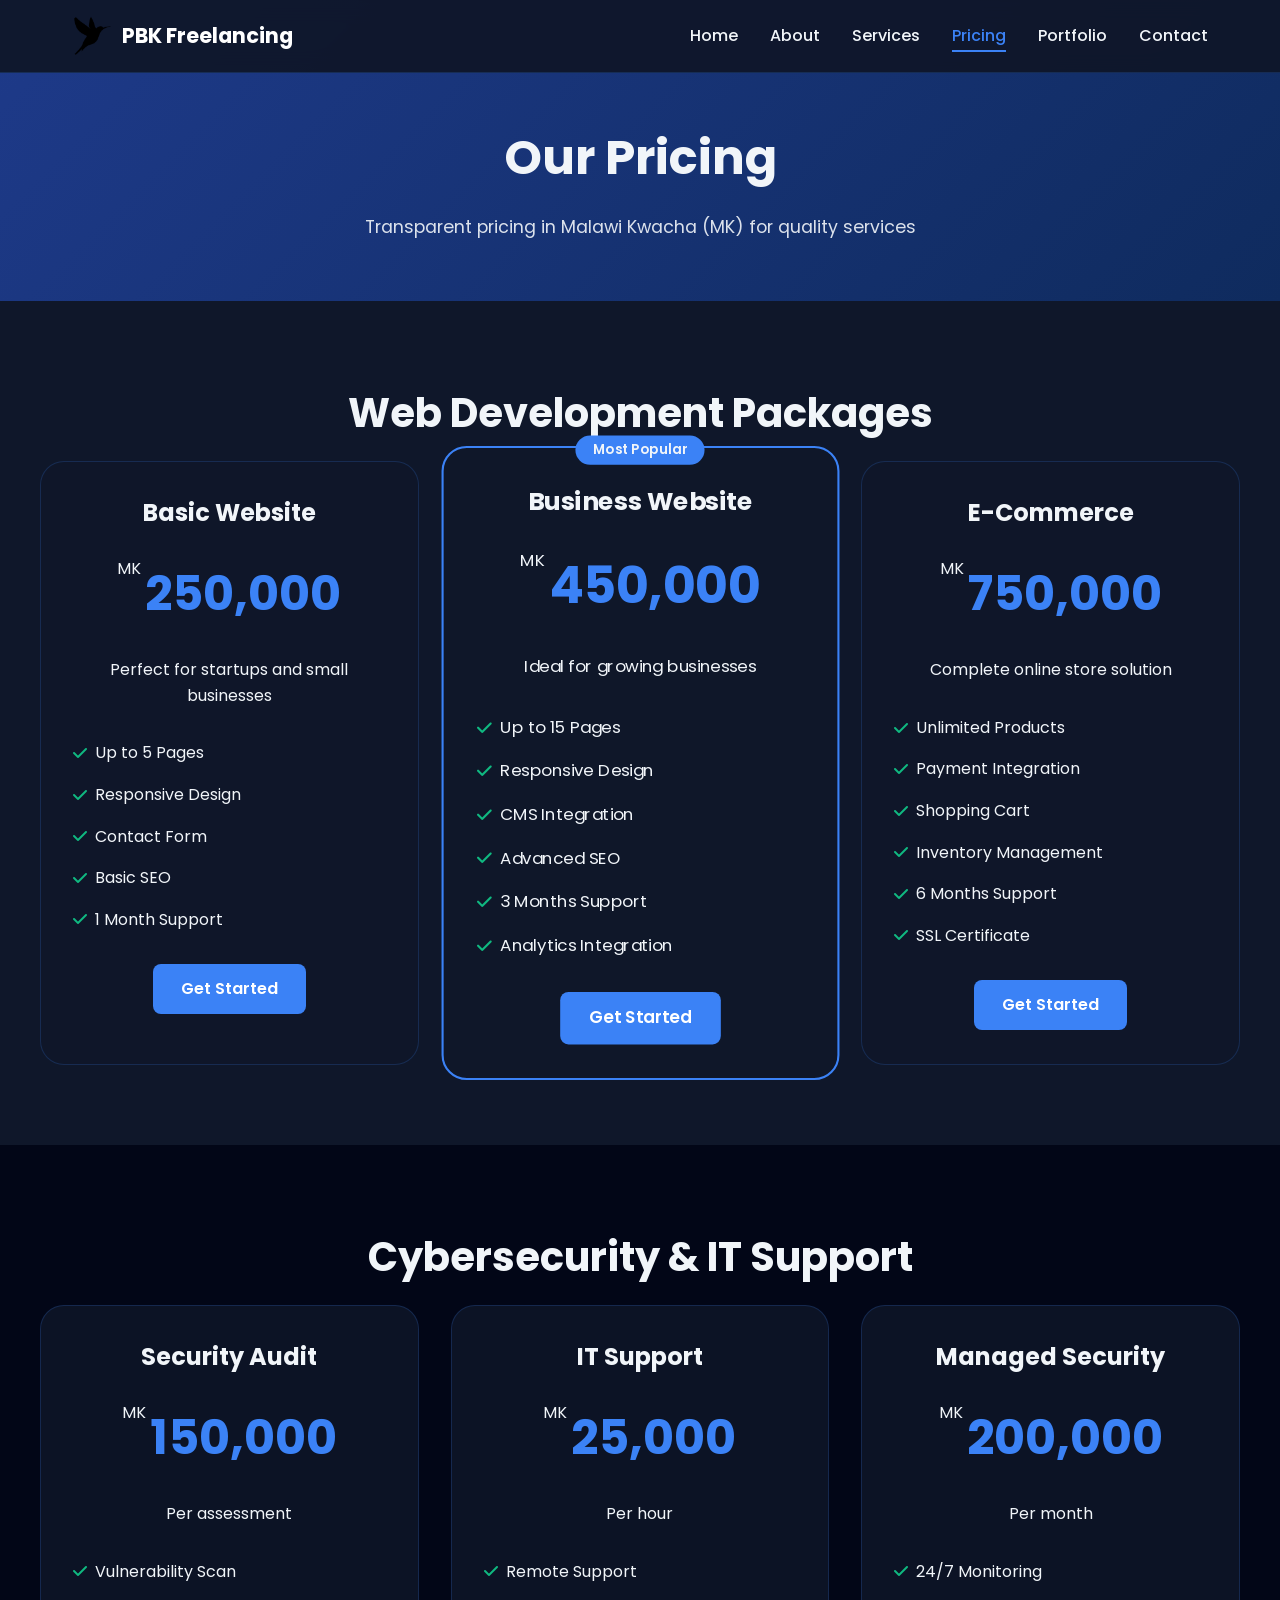
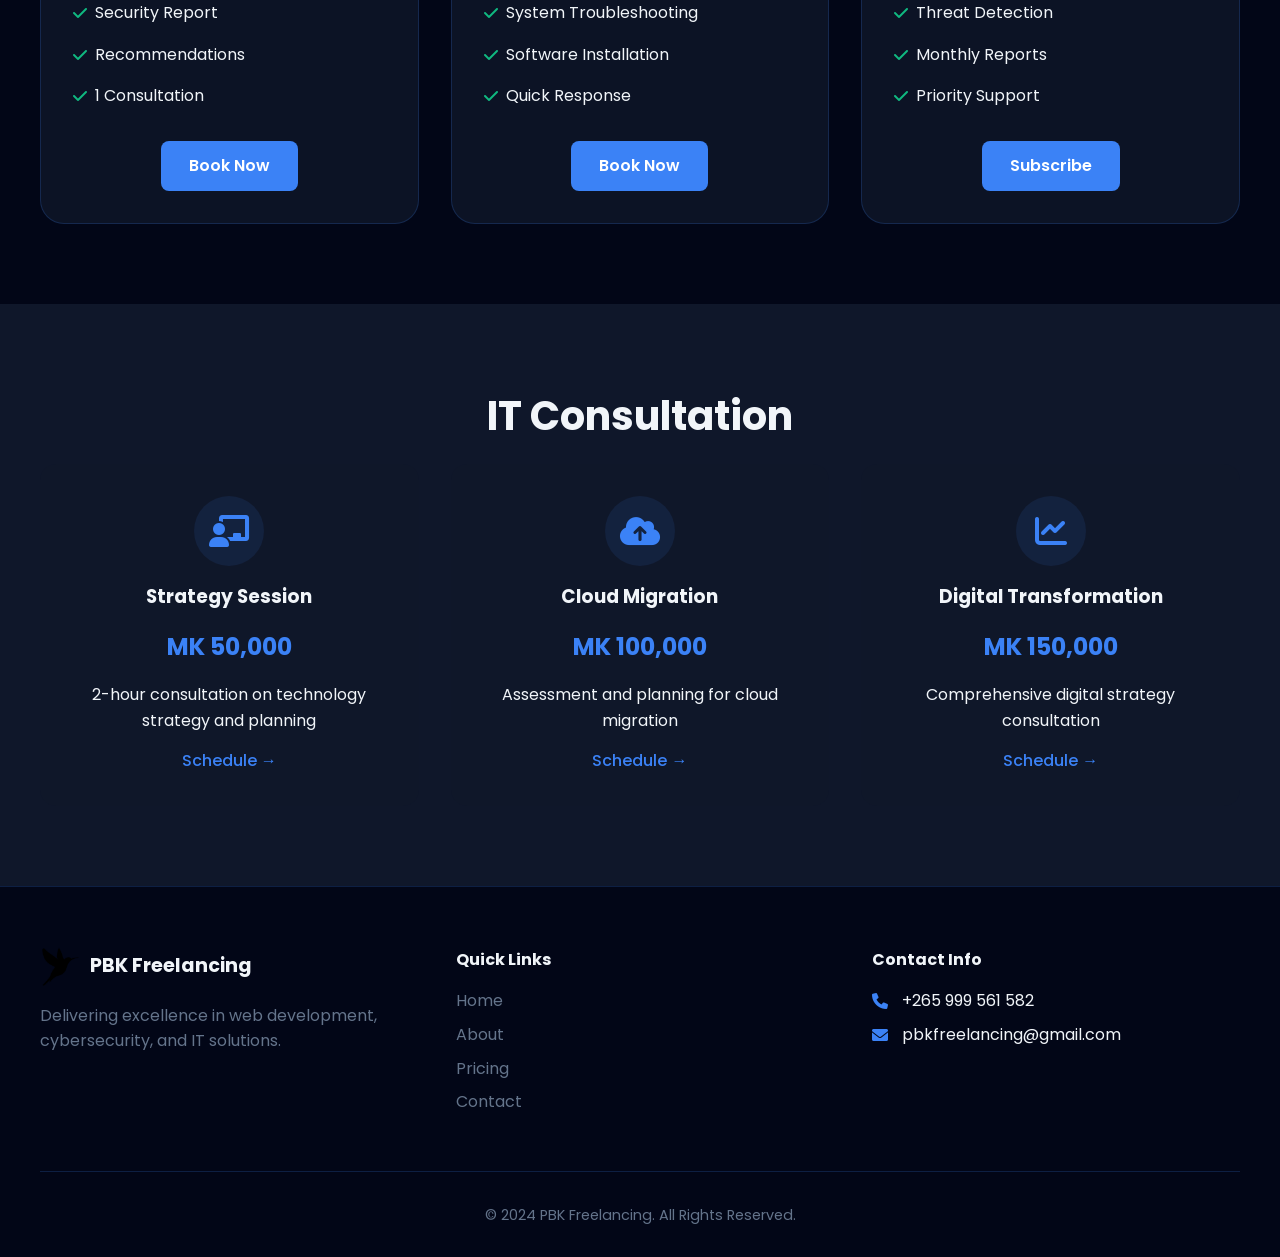
<file: pricing.html>
<!DOCTYPE html>
<html lang="en">
<head>
    <meta charset="UTF-8">
    <meta name="viewport" content="width=device-width, initial-scale=1.0">
    <link rel="shortcut icon" href="images/hummingbird.png" type="image/x-icon">
    <title>Pricing - PBK Freelancing</title>
    <link rel="stylesheet" href="style.css">
    <link href="https://fonts.googleapis.com/css2?family=Poppins:wght@300;400;500;600;700;800&display=swap" rel="stylesheet">
    <link rel="stylesheet" href="https://cdnjs.cloudflare.com/ajax/libs/font-awesome/6.0.0/css/all.min.css">
</head>
<body>

<!-- Navigation -->
<nav class="navbar">
    <div class="nav-container">
        <div class="logo">
            <img src="images/hummingbird.png" alt="PBK Freelancing">
            <span>PBK Freelancing</span>
        </div>
        <button class="mobile-menu-btn" id="mobileMenuBtn">
            <i class="fas fa-bars"></i>
        </button>
        <ul class="nav-links" id="navLinks">
            <li><a href="index.html">Home</a></li>
            <li><a href="about.html">About</a></li>
            <li><a href="services.html">Services</a></li>
            <li><a href="pricing.html" class="active">Pricing</a></li>
            <li><a href="portfolio.html">Portfolio</a></li>
            <li><a href="contact.html">Contact</a></li>
        </ul>
    </div>
</nav>

<!-- Page Hero -->
<section class="page-hero">
    <div class="container">
        <h1>Our Pricing</h1>
        <p>Transparent pricing in Malawi Kwacha (MK) for quality services</p>
    </div>
</section>

<!-- Web Development Pricing -->
<section id="web" class="pricing-section">
    <div class="container">
        <h2 class="section-title">Web Development Packages</h2>
        <div class="pricing-grid">
            <div class="pricing-card">
                <div class="pricing-header">
                    <h3>Basic Website</h3>
                    <div class="price">
                        <span class="currency">MK</span>
                        <span class="amount">250,000</span>
                    </div>
                    <p>Perfect for startups and small businesses</p>
                </div>
                <ul class="pricing-features">
                    <li><i class="fas fa-check"></i> Up to 5 Pages</li>
                    <li><i class="fas fa-check"></i> Responsive Design</li>
                    <li><i class="fas fa-check"></i> Contact Form</li>
                    <li><i class="fas fa-check"></i> Basic SEO</li>
                    <li><i class="fas fa-check"></i> 1 Month Support</li>
                </ul>
                <a href="contact.html" class="btn btn-primary">Get Started</a>
            </div>
            
            <div class="pricing-card featured">
                <div class="popular-tag">Most Popular</div>
                <div class="pricing-header">
                    <h3>Business Website</h3>
                    <div class="price">
                        <span class="currency">MK</span>
                        <span class="amount">450,000</span>
                    </div>
                    <p>Ideal for growing businesses</p>
                </div>
                <ul class="pricing-features">
                    <li><i class="fas fa-check"></i> Up to 15 Pages</li>
                    <li><i class="fas fa-check"></i> Responsive Design</li>
                    <li><i class="fas fa-check"></i> CMS Integration</li>
                    <li><i class="fas fa-check"></i> Advanced SEO</li>
                    <li><i class="fas fa-check"></i> 3 Months Support</li>
                    <li><i class="fas fa-check"></i> Analytics Integration</li>
                </ul>
                <a href="contact.html" class="btn btn-primary">Get Started</a>
            </div>
            
            <div class="pricing-card">
                <div class="pricing-header">
                    <h3>E-Commerce</h3>
                    <div class="price">
                        <span class="currency">MK</span>
                        <span class="amount">750,000</span>
                    </div>
                    <p>Complete online store solution</p>
                </div>
                <ul class="pricing-features">
                    <li><i class="fas fa-check"></i> Unlimited Products</li>
                    <li><i class="fas fa-check"></i> Payment Integration</li>
                    <li><i class="fas fa-check"></i> Shopping Cart</li>
                    <li><i class="fas fa-check"></i> Inventory Management</li>
                    <li><i class="fas fa-check"></i> 6 Months Support</li>
                    <li><i class="fas fa-check"></i> SSL Certificate</li>
                </ul>
                <a href="contact.html" class="btn btn-primary">Get Started</a>
            </div>
        </div>
    </div>
</section>

<!-- Cybersecurity & IT Support -->
<section id="security" class="pricing-section alt-bg">
    <div class="container">
        <h2 class="section-title">Cybersecurity & IT Support</h2>
        <div class="pricing-grid">
            <div class="pricing-card">
                <div class="pricing-header">
                    <h3>Security Audit</h3>
                    <div class="price">
                        <span class="currency">MK</span>
                        <span class="amount">150,000</span>
                    </div>
                    <p>Per assessment</p>
                </div>
                <ul class="pricing-features">
                    <li><i class="fas fa-check"></i> Vulnerability Scan</li>
                    <li><i class="fas fa-check"></i> Security Report</li>
                    <li><i class="fas fa-check"></i> Recommendations</li>
                    <li><i class="fas fa-check"></i> 1 Consultation</li>
                </ul>
                <a href="contact.html" class="btn btn-primary">Book Now</a>
            </div>
            
            <div class="pricing-card">
                <div class="pricing-header">
                    <h3>IT Support</h3>
                    <div class="price">
                        <span class="currency">MK</span>
                        <span class="amount">25,000</span>
                    </div>
                    <p>Per hour</p>
                </div>
                <ul class="pricing-features">
                    <li><i class="fas fa-check"></i> Remote Support</li>
                    <li><i class="fas fa-check"></i> System Troubleshooting</li>
                    <li><i class="fas fa-check"></i> Software Installation</li>
                    <li><i class="fas fa-check"></i> Quick Response</li>
                </ul>
                <a href="contact.html" class="btn btn-primary">Book Now</a>
            </div>
            
            <div class="pricing-card">
                <div class="pricing-header">
                    <h3>Managed Security</h3>
                    <div class="price">
                        <span class="currency">MK</span>
                        <span class="amount">200,000</span>
                    </div>
                    <p>Per month</p>
                </div>
                <ul class="pricing-features">
                    <li><i class="fas fa-check"></i> 24/7 Monitoring</li>
                    <li><i class="fas fa-check"></i> Threat Detection</li>
                    <li><i class="fas fa-check"></i> Monthly Reports</li>
                    <li><i class="fas fa-check"></i> Priority Support</li>
                </ul>
                <a href="contact.html" class="btn btn-primary">Subscribe</a>
            </div>
        </div>
    </div>
</section>

<!-- IT Consultation -->
<section id="consulting" class="pricing-section">
    <div class="container">
        <h2 class="section-title">IT Consultation</h2>
        <div class="consulting-grid">
            <div class="consulting-card">
                <div class="consulting-icon">
                    <i class="fas fa-chalkboard-user"></i>
                </div>
                <h3>Strategy Session</h3>
                <div class="price">MK 50,000</div>
                <p>2-hour consultation on technology strategy and planning</p>
                <a href="contact.html" class="btn-service">Schedule →</a>
            </div>
            
            <div class="consulting-card">
                <div class="consulting-icon">
                    <i class="fas fa-cloud-upload-alt"></i>
                </div>
                <h3>Cloud Migration</h3>
                <div class="price">MK 100,000</div>
                <p>Assessment and planning for cloud migration</p>
                <a href="contact.html" class="btn-service">Schedule →</a>
            </div>
            
            <div class="consulting-card">
                <div class="consulting-icon">
                    <i class="fas fa-chart-line"></i>
                </div>
                <h3>Digital Transformation</h3>
                <div class="price">MK 150,000</div>
                <p>Comprehensive digital strategy consultation</p>
                <a href="contact.html" class="btn-service">Schedule →</a>
            </div>
        </div>
    </div>
</section>

<!-- Footer -->
<footer class="footer">
    <div class="container">
        <div class="footer-grid">
            <div class="footer-about">
                <div class="footer-logo">
                    <img src="images/hummingbird.png" alt="PBK Freelancing">
                    <span>PBK Freelancing</span>
                </div>
                <p>Delivering excellence in web development, cybersecurity, and IT solutions.</p>
            </div>
            <div class="footer-links">
                <h4>Quick Links</h4>
                <ul>
                    <li><a href="index.html">Home</a></li>
                    <li><a href="about.html">About</a></li>
                    <li><a href="pricing.html">Pricing</a></li>
                    <li><a href="contact.html">Contact</a></li>
                </ul>
            </div>
            <div class="footer-contact">
                <h4>Contact Info</h4>
                <p><i class="fas fa-phone"></i> +265 999 561 582</p>
                <p><i class="fas fa-envelope"></i> pbkfreelancing@gmail.com</p>
            </div>
        </div>
        <div class="footer-bottom">
            <p>&copy; 2024 PBK Freelancing. All Rights Reserved.</p>
        </div>
    </div>
</footer>

<script src="script.js"></script>
</body>
</html>
</file>
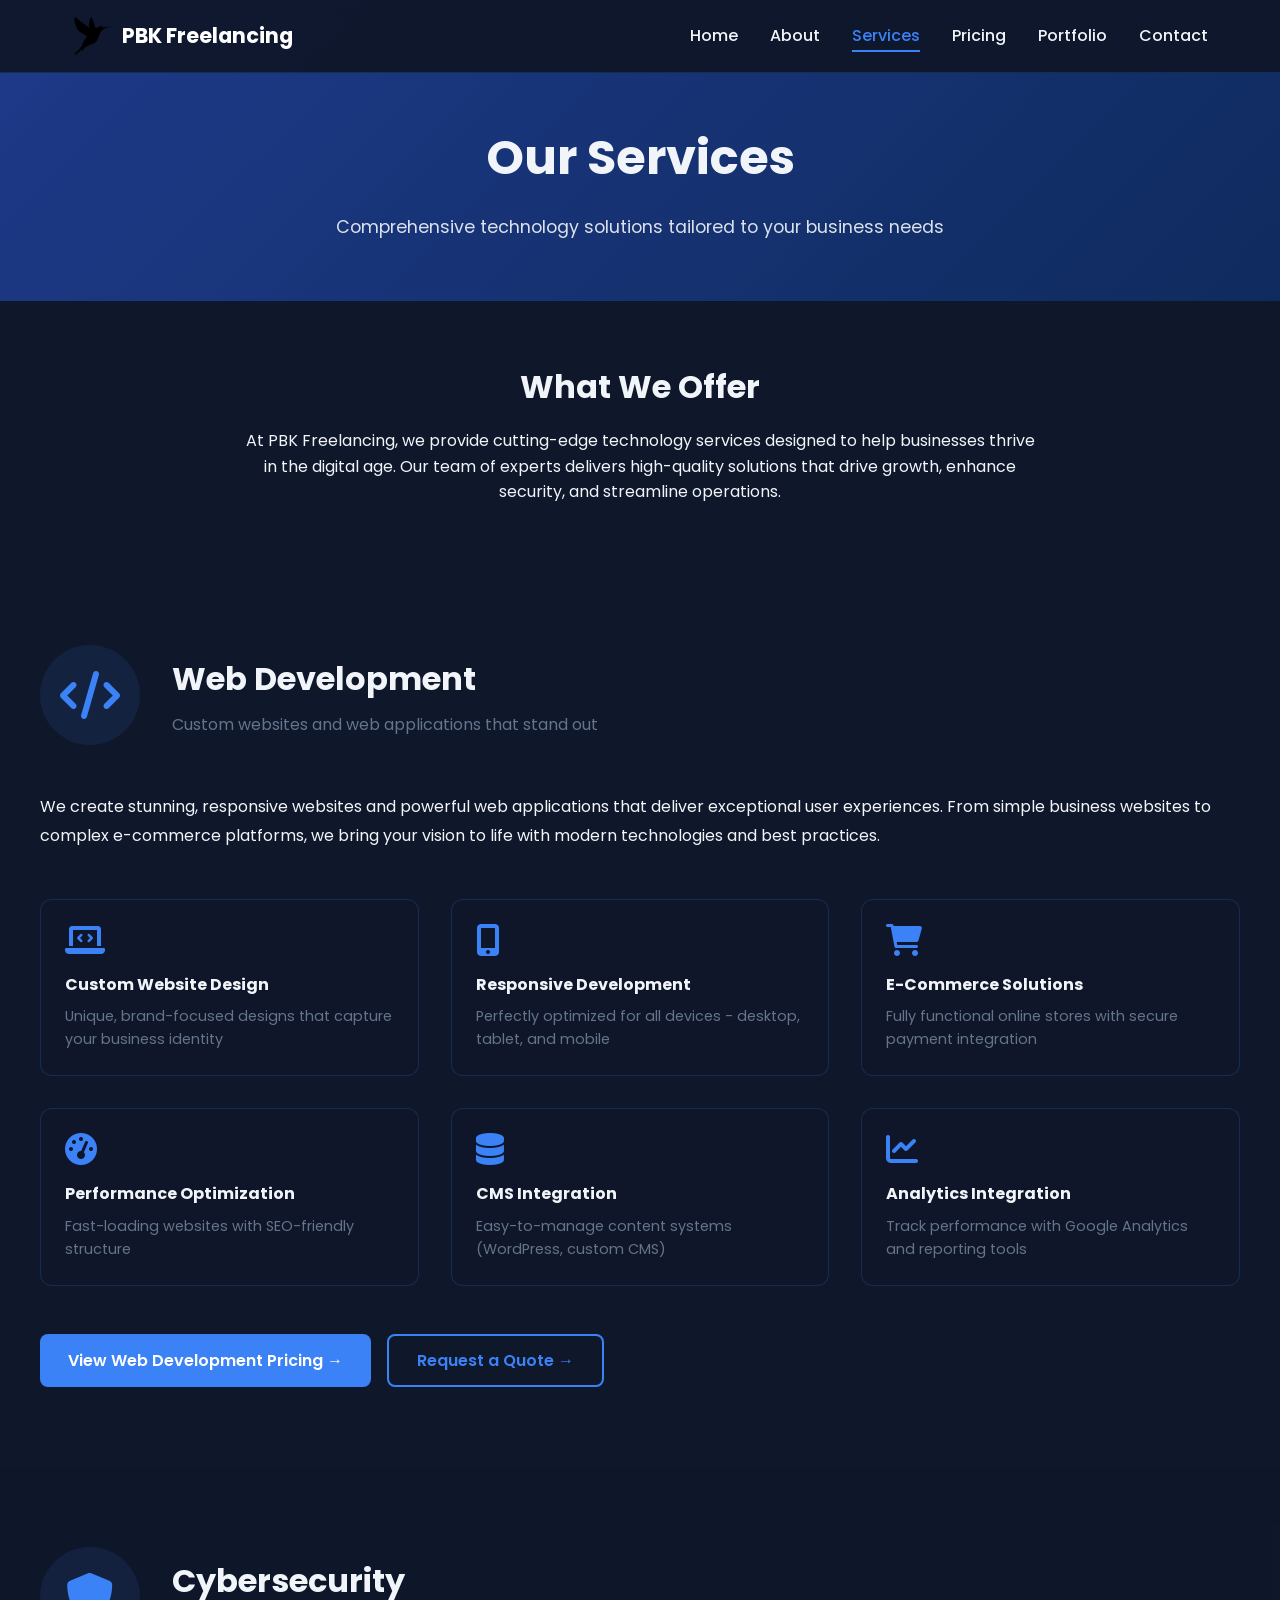
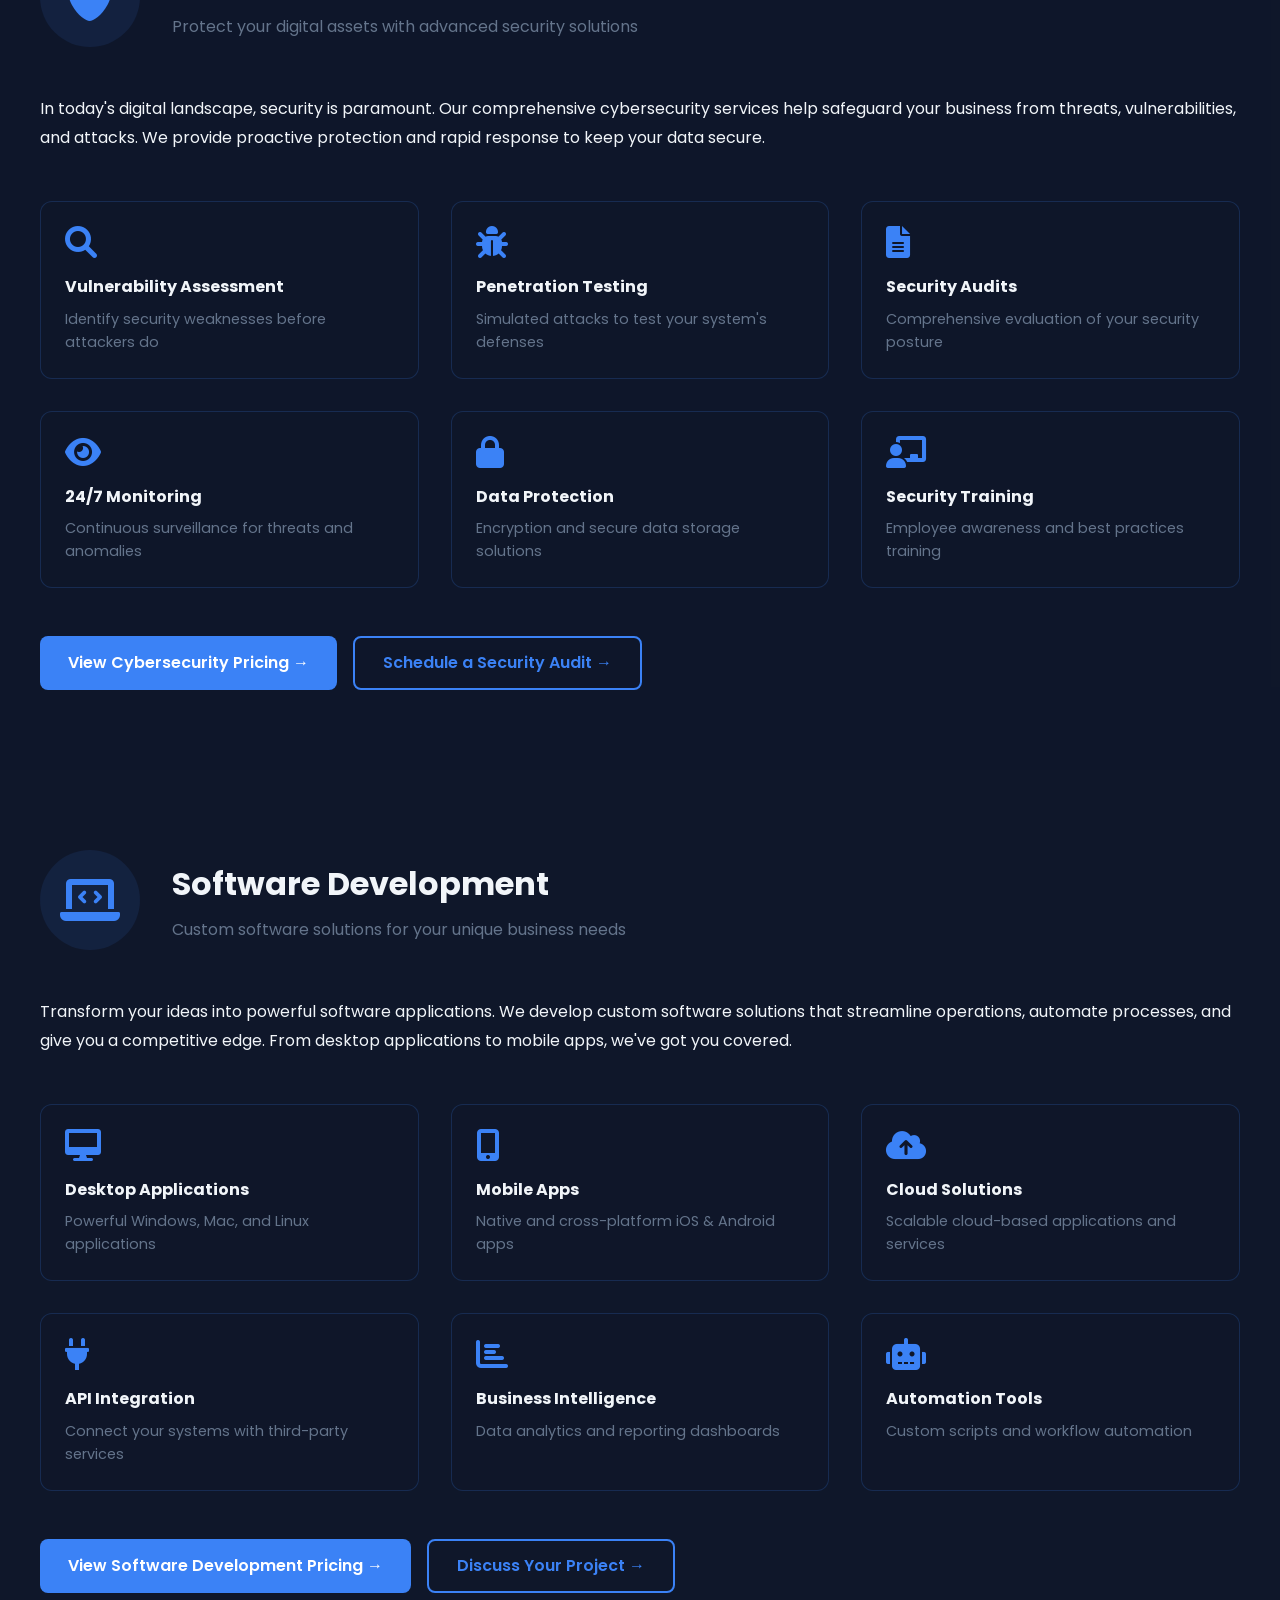
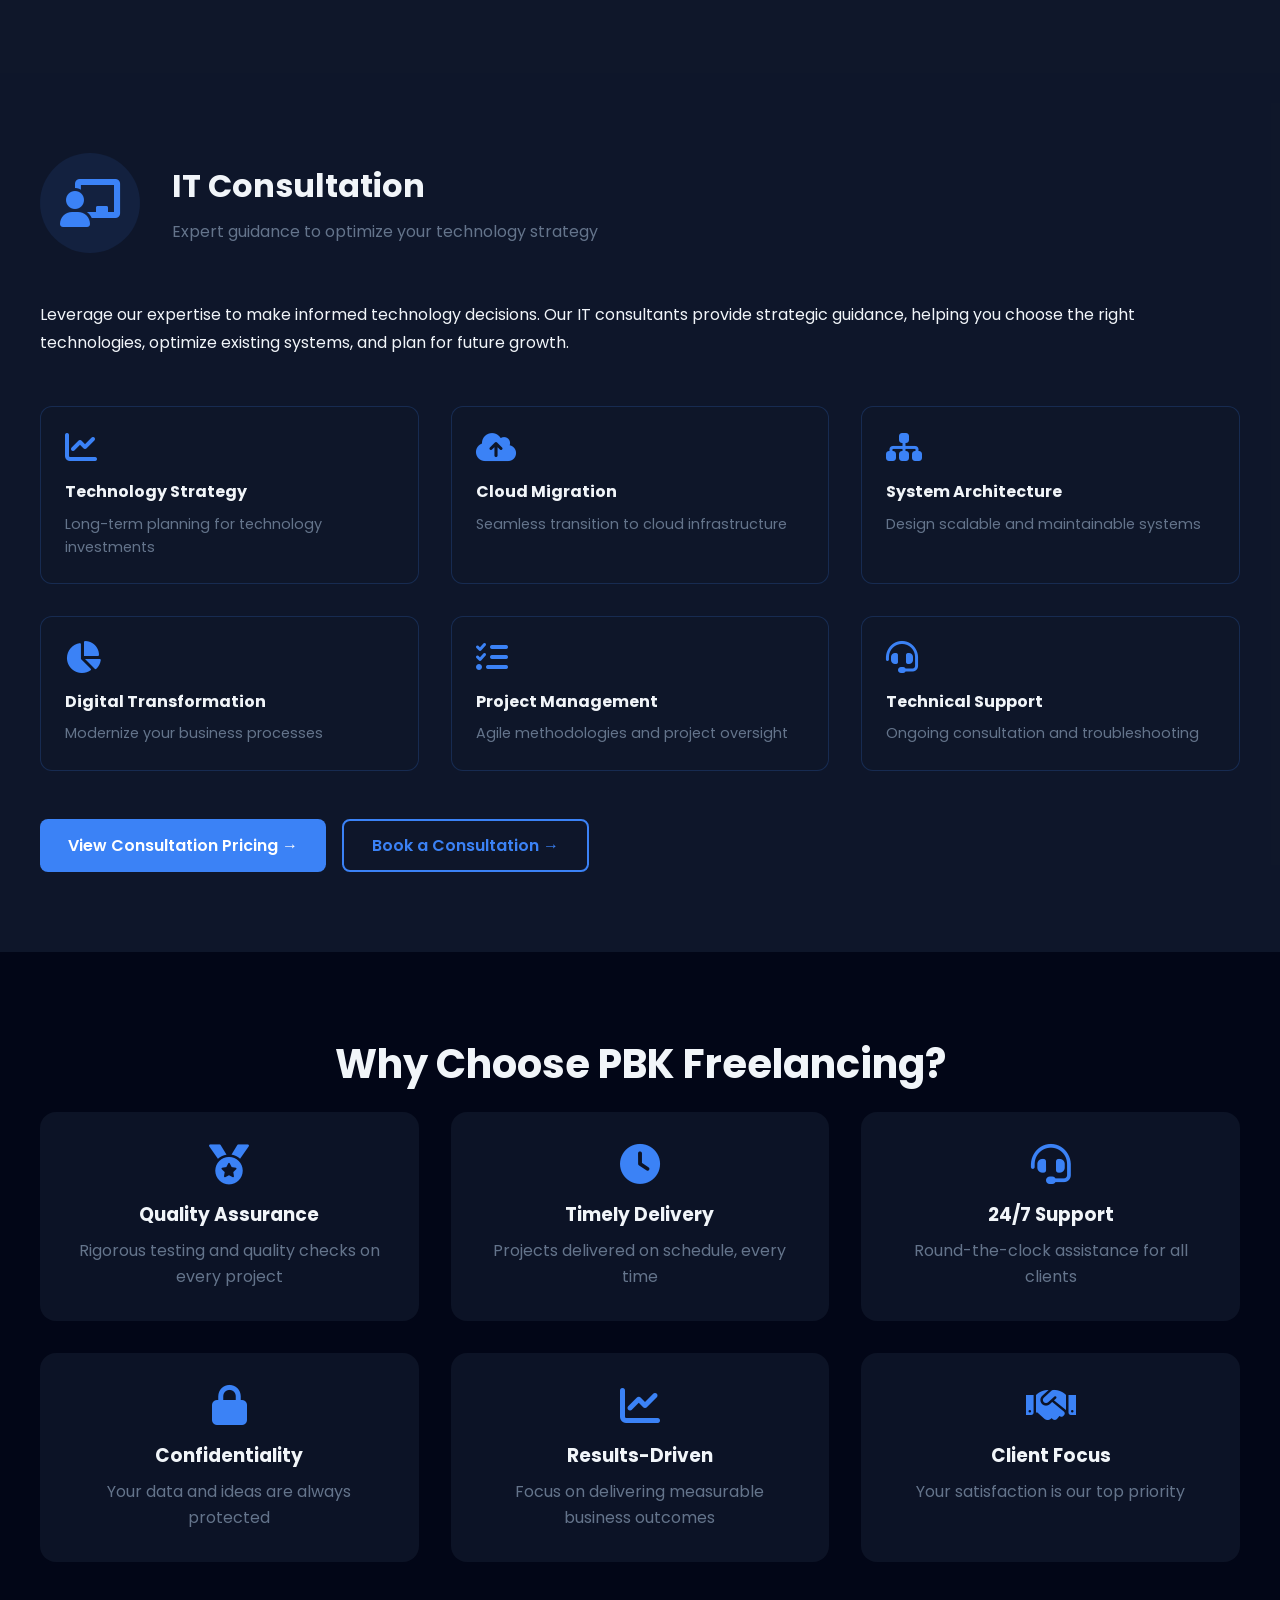
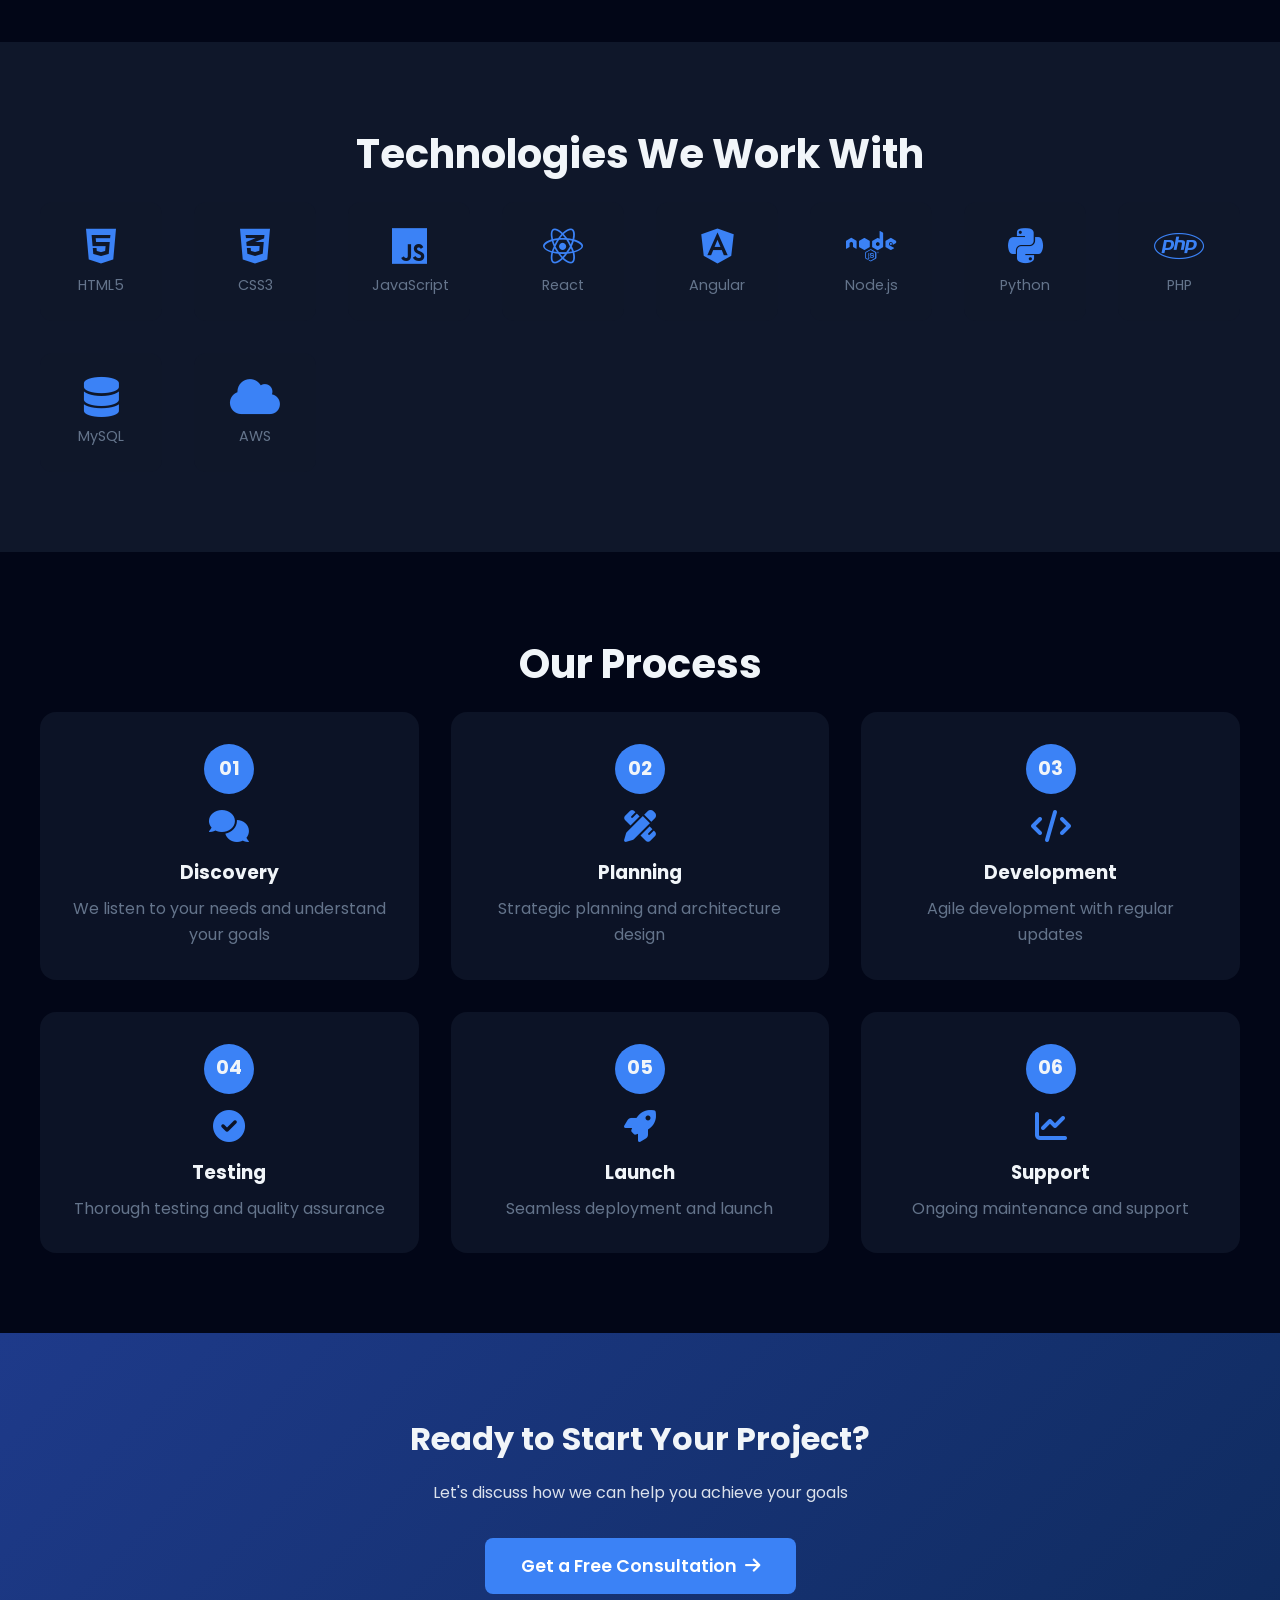
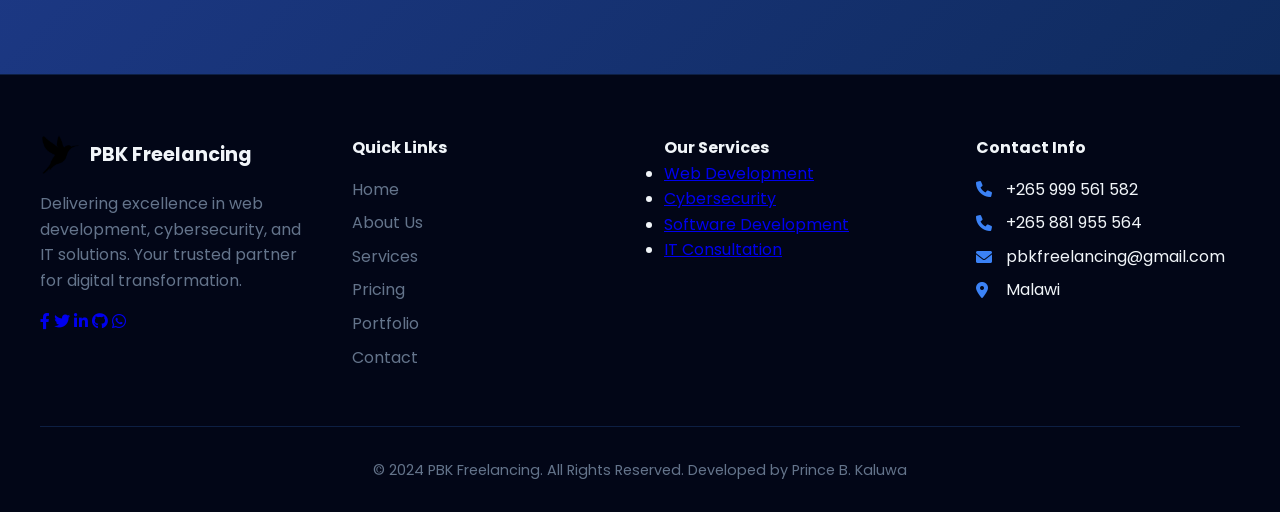
<file: services.html>
<!DOCTYPE html>
<html lang="en">
<head>
    <meta charset="UTF-8">
    <meta name="viewport" content="width=device-width, initial-scale=1.0, viewport-fit=cover">
    <link rel="shortcut icon" href="images/hummingbird.png" type="image/x-icon">
    <title>Our Services - PBK Freelancing</title>
    <link rel="stylesheet" href="style.css">
    <link href="https://fonts.googleapis.com/css2?family=Poppins:wght@300;400;500;600;700;800&display=swap" rel="stylesheet">
    <link rel="stylesheet" href="https://cdnjs.cloudflare.com/ajax/libs/font-awesome/6.0.0/css/all.min.css">
</head>
<body>

<!-- Navigation -->
<nav class="navbar">
    <div class="nav-container">
        <div class="logo">
            <img src="images/hummingbird.png" alt="PBK Freelancing">
            <span>PBK Freelancing</span>
        </div>
        <button class="mobile-menu-btn" id="mobileMenuBtn">
            <i class="fas fa-bars"></i>
        </button>
        <ul class="nav-links" id="navLinks">
            <li><a href="index.html">Home</a></li>
            <li><a href="about.html">About</a></li>
            <li><a href="services.html" class="active">Services</a></li>
            <li><a href="pricing.html">Pricing</a></li>
            <li><a href="portfolio.html">Portfolio</a></li>
            <li><a href="contact.html">Contact</a></li>
        </ul>
    </div>
</nav>

<!-- Page Hero -->
<section class="page-hero">
    <div class="container">
        <h1>Our Services</h1>
        <p>Comprehensive technology solutions tailored to your business needs</p>
    </div>
</section>

<!-- Services Overview -->
<section class="services-overview">
    <div class="container">
        <div class="services-intro">
            <h2>What We Offer</h2>
            <p>At PBK Freelancing, we provide cutting-edge technology services designed to help businesses thrive in the digital age. Our team of experts delivers high-quality solutions that drive growth, enhance security, and streamline operations.</p>
        </div>
    </div>
</section>

<!-- Web Development Services -->
<section id="web-development" class="service-detail">
    <div class="container">
        <div class="service-header">
            <div class="service-icon-large">
                <i class="fas fa-code"></i>
            </div>
            <div class="service-title">
                <h2>Web Development</h2>
                <p>Custom websites and web applications that stand out</p>
            </div>
        </div>
        
        <div class="service-content">
            <div class="service-description">
                <p>We create stunning, responsive websites and powerful web applications that deliver exceptional user experiences. From simple business websites to complex e-commerce platforms, we bring your vision to life with modern technologies and best practices.</p>
            </div>
            
            <div class="service-features-grid">
                <div class="feature-item">
                    <i class="fas fa-laptop-code"></i>
                    <h4>Custom Website Design</h4>
                    <p>Unique, brand-focused designs that capture your business identity</p>
                </div>
                <div class="feature-item">
                    <i class="fas fa-mobile-alt"></i>
                    <h4>Responsive Development</h4>
                    <p>Perfectly optimized for all devices - desktop, tablet, and mobile</p>
                </div>
                <div class="feature-item">
                    <i class="fas fa-shopping-cart"></i>
                    <h4>E-Commerce Solutions</h4>
                    <p>Fully functional online stores with secure payment integration</p>
                </div>
                <div class="feature-item">
                    <i class="fas fa-tachometer-alt"></i>
                    <h4>Performance Optimization</h4>
                    <p>Fast-loading websites with SEO-friendly structure</p>
                </div>
                <div class="feature-item">
                    <i class="fas fa-database"></i>
                    <h4>CMS Integration</h4>
                    <p>Easy-to-manage content systems (WordPress, custom CMS)</p>
                </div>
                <div class="feature-item">
                    <i class="fas fa-chart-line"></i>
                    <h4>Analytics Integration</h4>
                    <p>Track performance with Google Analytics and reporting tools</p>
                </div>
            </div>
            
            <div class="service-cta">
                <a href="pricing.html#web" class="btn btn-primary">View Web Development Pricing →</a>
                <a href="contact.html" class="btn btn-outline">Request a Quote →</a>
            </div>
        </div>
    </div>
</section>

<!-- Cybersecurity Services -->
<section id="cybersecurity" class="service-detail alt-bg">
    <div class="container">
        <div class="service-header">
            <div class="service-icon-large">
                <i class="fas fa-shield-alt"></i>
            </div>
            <div class="service-title">
                <h2>Cybersecurity</h2>
                <p>Protect your digital assets with advanced security solutions</p>
            </div>
        </div>
        
        <div class="service-content">
            <div class="service-description">
                <p>In today's digital landscape, security is paramount. Our comprehensive cybersecurity services help safeguard your business from threats, vulnerabilities, and attacks. We provide proactive protection and rapid response to keep your data secure.</p>
            </div>
            
            <div class="service-features-grid">
                <div class="feature-item">
                    <i class="fas fa-search"></i>
                    <h4>Vulnerability Assessment</h4>
                    <p>Identify security weaknesses before attackers do</p>
                </div>
                <div class="feature-item">
                    <i class="fas fa-bug"></i>
                    <h4>Penetration Testing</h4>
                    <p>Simulated attacks to test your system's defenses</p>
                </div>
                <div class="feature-item">
                    <i class="fas fa-file-alt"></i>
                    <h4>Security Audits</h4>
                    <p>Comprehensive evaluation of your security posture</p>
                </div>
                <div class="feature-item">
                    <i class="fas fa-eye"></i>
                    <h4>24/7 Monitoring</h4>
                    <p>Continuous surveillance for threats and anomalies</p>
                </div>
                <div class="feature-item">
                    <i class="fas fa-lock"></i>
                    <h4>Data Protection</h4>
                    <p>Encryption and secure data storage solutions</p>
                </div>
                <div class="feature-item">
                    <i class="fas fa-chalkboard-teacher"></i>
                    <h4>Security Training</h4>
                    <p>Employee awareness and best practices training</p>
                </div>
            </div>
            
            <div class="service-cta">
                <a href="pricing.html#security" class="btn btn-primary">View Cybersecurity Pricing →</a>
                <a href="contact.html" class="btn btn-outline">Schedule a Security Audit →</a>
            </div>
        </div>
    </div>
</section>

<!-- Software Development Services -->
<section id="software-development" class="service-detail">
    <div class="container">
        <div class="service-header">
            <div class="service-icon-large">
                <i class="fas fa-laptop-code"></i>
            </div>
            <div class="service-title">
                <h2>Software Development</h2>
                <p>Custom software solutions for your unique business needs</p>
            </div>
        </div>
        
        <div class="service-content">
            <div class="service-description">
                <p>Transform your ideas into powerful software applications. We develop custom software solutions that streamline operations, automate processes, and give you a competitive edge. From desktop applications to mobile apps, we've got you covered.</p>
            </div>
            
            <div class="service-features-grid">
                <div class="feature-item">
                    <i class="fas fa-desktop"></i>
                    <h4>Desktop Applications</h4>
                    <p>Powerful Windows, Mac, and Linux applications</p>
                </div>
                <div class="feature-item">
                    <i class="fas fa-mobile-alt"></i>
                    <h4>Mobile Apps</h4>
                    <p>Native and cross-platform iOS & Android apps</p>
                </div>
                <div class="feature-item">
                    <i class="fas fa-cloud-upload-alt"></i>
                    <h4>Cloud Solutions</h4>
                    <p>Scalable cloud-based applications and services</p>
                </div>
                <div class="feature-item">
                    <i class="fas fa-plug"></i>
                    <h4>API Integration</h4>
                    <p>Connect your systems with third-party services</p>
                </div>
                <div class="feature-item">
                    <i class="fas fa-chart-bar"></i>
                    <h4>Business Intelligence</h4>
                    <p>Data analytics and reporting dashboards</p>
                </div>
                <div class="feature-item">
                    <i class="fas fa-robot"></i>
                    <h4>Automation Tools</h4>
                    <p>Custom scripts and workflow automation</p>
                </div>
            </div>
            
            <div class="service-cta">
                <a href="pricing.html#software" class="btn btn-primary">View Software Development Pricing →</a>
                <a href="contact.html" class="btn btn-outline">Discuss Your Project →</a>
            </div>
        </div>
    </div>
</section>

<!-- IT Consultation Services -->
<section id="it-consultation" class="service-detail alt-bg">
    <div class="container">
        <div class="service-header">
            <div class="service-icon-large">
                <i class="fas fa-chalkboard-user"></i>
            </div>
            <div class="service-title">
                <h2>IT Consultation</h2>
                <p>Expert guidance to optimize your technology strategy</p>
            </div>
        </div>
        
        <div class="service-content">
            <div class="service-description">
                <p>Leverage our expertise to make informed technology decisions. Our IT consultants provide strategic guidance, helping you choose the right technologies, optimize existing systems, and plan for future growth.</p>
            </div>
            
            <div class="service-features-grid">
                <div class="feature-item">
                    <i class="fas fa-chart-line"></i>
                    <h4>Technology Strategy</h4>
                    <p>Long-term planning for technology investments</p>
                </div>
                <div class="feature-item">
                    <i class="fas fa-cloud-upload-alt"></i>
                    <h4>Cloud Migration</h4>
                    <p>Seamless transition to cloud infrastructure</p>
                </div>
                <div class="feature-item">
                    <i class="fas fa-sitemap"></i>
                    <h4>System Architecture</h4>
                    <p>Design scalable and maintainable systems</p>
                </div>
                <div class="feature-item">
                    <i class="fas fa-chart-pie"></i>
                    <h4>Digital Transformation</h4>
                    <p>Modernize your business processes</p>
                </div>
                <div class="feature-item">
                    <i class="fas fa-tasks"></i>
                    <h4>Project Management</h4>
                    <p>Agile methodologies and project oversight</p>
                </div>
                <div class="feature-item">
                    <i class="fas fa-headset"></i>
                    <h4>Technical Support</h4>
                    <p>Ongoing consultation and troubleshooting</p>
                </div>
            </div>
            
            <div class="service-cta">
                <a href="pricing.html#consulting" class="btn btn-primary">View Consultation Pricing →</a>
                <a href="contact.html" class="btn btn-outline">Book a Consultation →</a>
            </div>
        </div>
    </div>
</section>

<!-- Why Choose Us Section -->
<section class="why-choose-us">
    <div class="container">
        <h2 class="section-title">Why Choose PBK Freelancing?</h2>
        <div class="why-grid">
            <div class="why-card">
                <i class="fas fa-medal"></i>
                <h3>Quality Assurance</h3>
                <p>Rigorous testing and quality checks on every project</p>
            </div>
            <div class="why-card">
                <i class="fas fa-clock"></i>
                <h3>Timely Delivery</h3>
                <p>Projects delivered on schedule, every time</p>
            </div>
            <div class="why-card">
                <i class="fas fa-headset"></i>
                <h3>24/7 Support</h3>
                <p>Round-the-clock assistance for all clients</p>
            </div>
            <div class="why-card">
                <i class="fas fa-lock"></i>
                <h3>Confidentiality</h3>
                <p>Your data and ideas are always protected</p>
            </div>
            <div class="why-card">
                <i class="fas fa-chart-line"></i>
                <h3>Results-Driven</h3>
                <p>Focus on delivering measurable business outcomes</p>
            </div>
            <div class="why-card">
                <i class="fas fa-handshake"></i>
                <h3>Client Focus</h3>
                <p>Your satisfaction is our top priority</p>
            </div>
        </div>
    </div>
</section>

<!-- Technology Stack Section -->
<section class="tech-stack">
    <div class="container">
        <h2 class="section-title">Technologies We Work With</h2>
        <div class="tech-grid">
            <div class="tech-item">
                <i class="fab fa-html5"></i>
                <span>HTML5</span>
            </div>
            <div class="tech-item">
                <i class="fab fa-css3-alt"></i>
                <span>CSS3</span>
            </div>
            <div class="tech-item">
                <i class="fab fa-js"></i>
                <span>JavaScript</span>
            </div>
            <div class="tech-item">
                <i class="fab fa-react"></i>
                <span>React</span>
            </div>
            <div class="tech-item">
                <i class="fab fa-angular"></i>
                <span>Angular</span>
            </div>
            <div class="tech-item">
                <i class="fab fa-node"></i>
                <span>Node.js</span>
            </div>
            <div class="tech-item">
                <i class="fab fa-python"></i>
                <span>Python</span>
            </div>
            <div class="tech-item">
                <i class="fab fa-php"></i>
                <span>PHP</span>
            </div>
            <div class="tech-item">
                <i class="fas fa-database"></i>
                <span>MySQL</span>
            </div>
            <div class="tech-item">
                <i class="fas fa-cloud"></i>
                <span>AWS</span>
            </div>
        </div>
    </div>
</section>

<!-- Process Section -->
<section class="process-section">
    <div class="container">
        <h2 class="section-title">Our Process</h2>
        <div class="process-steps">
            <div class="process-step">
                <div class="step-number">01</div>
                <i class="fas fa-comments"></i>
                <h3>Discovery</h3>
                <p>We listen to your needs and understand your goals</p>
            </div>
            <div class="process-step">
                <div class="step-number">02</div>
                <i class="fas fa-pencil-ruler"></i>
                <h3>Planning</h3>
                <p>Strategic planning and architecture design</p>
            </div>
            <div class="process-step">
                <div class="step-number">03</div>
                <i class="fas fa-code"></i>
                <h3>Development</h3>
                <p>Agile development with regular updates</p>
            </div>
            <div class="process-step">
                <div class="step-number">04</div>
                <i class="fas fa-check-circle"></i>
                <h3>Testing</h3>
                <p>Thorough testing and quality assurance</p>
            </div>
            <div class="process-step">
                <div class="step-number">05</div>
                <i class="fas fa-rocket"></i>
                <h3>Launch</h3>
                <p>Seamless deployment and launch</p>
            </div>
            <div class="process-step">
                <div class="step-number">06</div>
                <i class="fas fa-chart-line"></i>
                <h3>Support</h3>
                <p>Ongoing maintenance and support</p>
            </div>
        </div>
    </div>
</section>

<!-- CTA Section -->
<section class="cta">
    <div class="container">
        <h2>Ready to Start Your Project?</h2>
        <p>Let's discuss how we can help you achieve your goals</p>
        <a href="contact.html" class="btn btn-primary btn-large">Get a Free Consultation <i class="fas fa-arrow-right"></i></a>
    </div>
</section>

<!-- Footer -->
<footer class="footer">
    <div class="container">
        <div class="footer-grid">
            <div class="footer-about">
                <div class="footer-logo">
                    <img src="images/hummingbird.png" alt="PBK Freelancing">
                    <span>PBK Freelancing</span>
                </div>
                <p>Delivering excellence in web development, cybersecurity, and IT solutions. Your trusted partner for digital transformation.</p>
                <div class="social-links">
                    <a href="#"><i class="fab fa-facebook-f"></i></a>
                    <a href="#"><i class="fab fa-twitter"></i></a>
                    <a href="#"><i class="fab fa-linkedin-in"></i></a>
                    <a href="#"><i class="fab fa-github"></i></a>
                    <a href="#"><i class="fab fa-whatsapp"></i></a>
                </div>
            </div>
            
            <div class="footer-links">
                <h4>Quick Links</h4>
                <ul>
                    <li><a href="index.html">Home</a></li>
                    <li><a href="about.html">About Us</a></li>
                    <li><a href="services.html">Services</a></li>
                    <li><a href="pricing.html">Pricing</a></li>
                    <li><a href="portfolio.html">Portfolio</a></li>
                    <li><a href="contact.html">Contact</a></li>
                </ul>
            </div>
            
            <div class="footer-services">
                <h4>Our Services</h4>
                <ul>
                    <li><a href="services.html#web-development">Web Development</a></li>
                    <li><a href="services.html#cybersecurity">Cybersecurity</a></li>
                    <li><a href="services.html#software-development">Software Development</a></li>
                    <li><a href="services.html#it-consultation">IT Consultation</a></li>
                </ul>
            </div>
            
            <div class="footer-contact">
                <h4>Contact Info</h4>
                <p><i class="fas fa-phone"></i> +265 999 561 582</p>
                <p><i class="fas fa-phone"></i> +265 881 955 564</p>
                <p><i class="fas fa-envelope"></i> pbkfreelancing@gmail.com</p>
                <p><i class="fas fa-map-marker-alt"></i> Malawi</p>
            </div>
        </div>
        
        <div class="footer-bottom">
            <p>&copy; 2024 PBK Freelancing. All Rights Reserved. Developed by Prince B. Kaluwa</p>
        </div>
    </div>
</footer>

<script src="script.js"></script>

<!-- Additional styles for services page -->
<style>
    /* Services Page Additional Styles */
    .services-overview {
        padding: 60px 2rem;
        text-align: center;
    }
    
    .services-intro {
        max-width: 800px;
        margin: 0 auto;
    }
    
    .services-intro h2 {
        font-size: 2rem;
        margin-bottom: 1rem;
    }
    
    .service-detail {
        padding: 80px 2rem;
    }
    
    .service-detail.alt-bg {
        background: rgba(15, 23, 42, 0.5);
    }
    
    .service-header {
        display: flex;
        align-items: center;
        gap: 2rem;
        margin-bottom: 3rem;
        flex-wrap: wrap;
    }
    
    .service-icon-large {
        width: 100px;
        height: 100px;
        background: rgba(59, 130, 246, 0.1);
        border-radius: 50%;
        display: flex;
        align-items: center;
        justify-content: center;
    }
    
    .service-icon-large i {
        font-size: 3rem;
        color: var(--accent);
    }
    
    .service-title h2 {
        font-size: 2rem;
        margin-bottom: 0.5rem;
    }
    
    .service-title p {
        color: var(--gray);
    }
    
    .service-description {
        margin-bottom: 2rem;
        line-height: 1.8;
    }
    
    .service-features-grid {
        display: grid;
        grid-template-columns: repeat(auto-fit, minmax(300px, 1fr));
        gap: 2rem;
        margin: 3rem 0;
    }
    
    .feature-item {
        background: rgba(15, 23, 42, 0.8);
        border-radius: 12px;
        padding: 1.5rem;
        transition: var(--transition);
        border: 1px solid rgba(59, 130, 246, 0.2);
    }
    
    .feature-item:hover {
        transform: translateY(-5px);
        border-color: var(--accent);
    }
    
    .feature-item i {
        font-size: 2rem;
        color: var(--accent);
        margin-bottom: 1rem;
    }
    
    .feature-item h4 {
        margin-bottom: 0.5rem;
    }
    
    .feature-item p {
        color: var(--gray);
        font-size: 0.9rem;
    }
    
    .service-cta {
        display: flex;
        gap: 1rem;
        flex-wrap: wrap;
        margin-top: 2rem;
    }
    
    .why-choose-us {
        padding: 80px 2rem;
        background: var(--darker);
    }
    
    .why-grid {
        display: grid;
        grid-template-columns: repeat(auto-fit, minmax(280px, 1fr));
        gap: 2rem;
    }
    
    .why-card {
        text-align: center;
        padding: 2rem;
        background: rgba(15, 23, 42, 0.8);
        border-radius: 16px;
        transition: var(--transition);
    }
    
    .why-card:hover {
        transform: translateY(-5px);
    }
    
    .why-card i {
        font-size: 2.5rem;
        color: var(--accent);
        margin-bottom: 1rem;
    }
    
    .why-card h3 {
        margin-bottom: 0.5rem;
    }
    
    .why-card p {
        color: var(--gray);
    }
    
    .tech-stack {
        padding: 80px 2rem;
    }
    
    .tech-grid {
        display: grid;
        grid-template-columns: repeat(auto-fit, minmax(120px, 1fr));
        gap: 2rem;
        text-align: center;
    }
    
    .tech-item {
        padding: 1.5rem;
        background: rgba(15, 23, 42, 0.8);
        border-radius: 12px;
        transition: var(--transition);
    }
    
    .tech-item:hover {
        transform: translateY(-5px);
        background: rgba(59, 130, 246, 0.1);
    }
    
    .tech-item i {
        font-size: 2.5rem;
        color: var(--accent);
        margin-bottom: 0.5rem;
    }
    
    .tech-item span {
        display: block;
        font-size: 0.9rem;
        color: var(--gray);
    }
    
    .process-section {
        padding: 80px 2rem;
        background: var(--darker);
    }
    
    .process-steps {
        display: grid;
        grid-template-columns: repeat(auto-fit, minmax(280px, 1fr));
        gap: 2rem;
    }
    
    .process-step {
        text-align: center;
        padding: 2rem;
        background: rgba(15, 23, 42, 0.8);
        border-radius: 16px;
        position: relative;
    }
    
    .step-number {
        width: 50px;
        height: 50px;
        background: var(--accent);
        border-radius: 50%;
        display: flex;
        align-items: center;
        justify-content: center;
        font-size: 1.2rem;
        font-weight: 700;
        margin: 0 auto 1rem;
    }
    
    .process-step i {
        font-size: 2rem;
        color: var(--accent);
        margin-bottom: 1rem;
    }
    
    .process-step h3 {
        margin-bottom: 0.5rem;
    }
    
    .process-step p {
        color: var(--gray);
    }
    
    @media (max-width: 768px) {
        .service-header {
            flex-direction: column;
            text-align: center;
        }
        
        .service-features-grid {
            grid-template-columns: 1fr;
        }
        
        .service-cta {
            flex-direction: column;
        }
        
        .service-cta .btn {
            width: 100%;
            justify-content: center;
        }
        
        .tech-grid {
            grid-template-columns: repeat(2, 1fr);
        }
        
        .process-steps {
            grid-template-columns: 1fr;
        }
    }
    
    @media (max-width: 480px) {
        .tech-grid {
            grid-template-columns: repeat(2, 1fr);
        }
        
        .why-grid {
            grid-template-columns: 1fr;
        }
    }
</style>
</body>
</html>
</file>
<file: style.css>
/* ========================================
   PBK FREELANCING - DARK BLUE THEME
   Complete CSS File
======================================== */

:root {
    --primary: #1e3a8a;
    --primary-dark: #0f2b5e;
    --primary-light: #2e4a9e;
    --secondary: #0ea5e9;
    --accent: #3b82f6;
    --success: #10b981;
    --warning: #f59e0b;
    --danger: #ef4444;
    --dark: #0f172a;
    --darker: #020617;
    --light: #f1f5f9;
    --gray: #64748b;
    --white: #ffffff;
    --transition: all 0.3s ease;
    --shadow-sm: 0 1px 2px 0 rgba(0, 0, 0, 0.05);
    --shadow-md: 0 4px 6px -1px rgba(0, 0, 0, 0.1);
    --shadow-lg: 0 10px 15px -3px rgba(0, 0, 0, 0.1);
    --shadow-xl: 0 20px 25px -5px rgba(0, 0, 0, 0.1);
}

* {
    margin: 0;
    padding: 0;
    box-sizing: border-box;
}

body {
    font-family: 'Poppins', sans-serif;
    background: var(--dark);
    color: var(--light);
    line-height: 1.6;
    overflow-x: hidden;
}

/* ========================================
   PRELOADER
======================================== */
.preloader {
    position: fixed;
    top: 0;
    left: 0;
    width: 100%;
    height: 100%;
    background: var(--darker);
    display: flex;
    justify-content: center;
    align-items: center;
    z-index: 10000;
    transition: opacity 0.5s, visibility 0.5s;
}

.preloader.fade-out {
    opacity: 0;
    visibility: hidden;
}

.preloader-content {
    text-align: center;
}

.connection-status {
    background: rgba(59, 130, 246, 0.2);
    padding: 10px 20px;
    border-radius: 50px;
    display: inline-flex;
    align-items: center;
    gap: 10px;
    margin-bottom: 20px;
    color: var(--accent);
}

.connection-status i {
    font-size: 1.2rem;
}

.loader-spinner {
    width: 60px;
    height: 60px;
    border: 3px solid rgba(59, 130, 246, 0.2);
    border-top: 3px solid var(--accent);
    border-radius: 50%;
    animation: spin 1s linear infinite;
    margin: 0 auto 20px;
}

@keyframes spin {
    0% { transform: rotate(0deg); }
    100% { transform: rotate(360deg); }
}

.loader-text {
    color: var(--gray);
    font-size: 0.9rem;
}

/* ========================================
   VIDEO BACKGROUND
======================================== */
.video-background {
    position: fixed;
    top: 0;
    left: 0;
    width: 100%;
    height: 100%;
    z-index: -2;
    overflow: hidden;
}

.video-background video {
    width: 100%;
    height: 100%;
    object-fit: cover;
}

.video-overlay {
    position: absolute;
    top: 0;
    left: 0;
    width: 100%;
    height: 100%;
    background: rgba(2, 6, 23, 0.85);
    z-index: -1;
}

/* ========================================
   NAVIGATION
======================================== */
.navbar {
    position: fixed;
    top: 0;
    left: 0;
    width: 100%;
    background: rgba(15, 23, 42, 0.95);
    backdrop-filter: blur(10px);
    z-index: 1000;
    border-bottom: 1px solid rgba(59, 130, 246, 0.2);
}

.nav-container {
    max-width: 1200px;
    margin: 0 auto;
    padding: 1rem 2rem;
    display: flex;
    justify-content: space-between;
    align-items: center;
}

.logo {
    display: flex;
    align-items: center;
    gap: 10px;
}

.logo img {
    width: 40px;
    height: 40px;
    border-radius: 8px;
}

.logo span {
    font-size: 1.3rem;
    font-weight: 700;
    color: var(--white);
}

.nav-links {
    display: flex;
    gap: 2rem;
    list-style: none;
}

.nav-links a {
    color: var(--light);
    text-decoration: none;
    font-weight: 500;
    transition: var(--transition);
    position: relative;
}

.nav-links a:hover,
.nav-links a.active {
    color: var(--accent);
}

.nav-links a::after {
    content: '';
    position: absolute;
    bottom: -5px;
    left: 0;
    width: 0;
    height: 2px;
    background: var(--accent);
    transition: var(--transition);
}

.nav-links a:hover::after,
.nav-links a.active::after {
    width: 100%;
}

.mobile-menu-btn {
    display: none;
    background: none;
    border: none;
    color: var(--white);
    font-size: 1.5rem;
    cursor: pointer;
}

/* ========================================
   HERO SECTION
======================================== */
.hero {
    min-height: 100vh;
    display: flex;
    align-items: center;
    justify-content: center;
    text-align: center;
    padding: 100px 2rem;
}

.hero-content {
    max-width: 800px;
    animation: fadeInUp 1s ease;
}

.hero-content h1 {
    font-size: 3.5rem;
    margin-bottom: 1rem;
}

.highlight {
    color: var(--accent);
    position: relative;
}

.hero-content p {
    font-size: 1.2rem;
    color: var(--gray);
    margin-bottom: 2rem;
}

.hero-buttons {
    display: flex;
    gap: 1rem;
    justify-content: center;
    flex-wrap: wrap;
}

/* ========================================
   BUTTONS
======================================== */
.btn {
    display: inline-flex;
    align-items: center;
    gap: 0.5rem;
    padding: 12px 28px;
    border-radius: 8px;
    text-decoration: none;
    font-weight: 600;
    transition: var(--transition);
    cursor: pointer;
    border: none;
    font-size: 1rem;
}

.btn-primary {
    background: var(--accent);
    color: var(--white);
}

.btn-primary:hover {
    background: var(--primary-light);
    transform: translateY(-2px);
    box-shadow: var(--shadow-lg);
}

.btn-outline {
    background: transparent;
    border: 2px solid var(--accent);
    color: var(--accent);
}

.btn-outline:hover {
    background: var(--accent);
    color: var(--white);
    transform: translateY(-2px);
}

.btn-large {
    padding: 14px 36px;
    font-size: 1.1rem;
}

.btn-block {
    width: 100%;
    justify-content: center;
}

.btn-service {
    display: inline-block;
    margin-top: 15px;
    color: var(--accent);
    text-decoration: none;
    font-weight: 500;
    transition: var(--transition);
}

.btn-service:hover {
    transform: translateX(5px);
    color: var(--secondary);
}

/* ========================================
   SERVICES SECTION
======================================== */
.services {
    padding: 80px 2rem;
    background: var(--darker);
}

.container {
    max-width: 1200px;
    margin: 0 auto;
}

.section-title {
    text-align: center;
    font-size: 2.5rem;
    margin-bottom: 1rem;
}

.section-subtitle {
    text-align: center;
    color: var(--gray);
    margin-bottom: 3rem;
}

.services-grid {
    display: grid;
    grid-template-columns: repeat(auto-fit, minmax(280px, 1fr));
    gap: 2rem;
}

.service-card {
    background: rgba(15, 23, 42, 0.8);
    border-radius: 16px;
    padding: 2rem;
    transition: var(--transition);
    border: 1px solid rgba(59, 130, 246, 0.2);
}

.service-card:hover {
    transform: translateY(-10px);
    border-color: var(--accent);
    box-shadow: var(--shadow-xl);
}

.service-icon {
    width: 70px;
    height: 70px;
    background: rgba(59, 130, 246, 0.1);
    border-radius: 50%;
    display: flex;
    align-items: center;
    justify-content: center;
    margin-bottom: 1.5rem;
}

.service-icon i {
    font-size: 2rem;
    color: var(--accent);
}

.service-card h3 {
    font-size: 1.5rem;
    margin-bottom: 1rem;
}

.service-card p {
    color: var(--gray);
    margin-bottom: 1rem;
}

.service-features {
    list-style: none;
    margin: 1rem 0;
}

.service-features li {
    padding: 0.25rem 0;
    display: flex;
    align-items: center;
    gap: 0.5rem;
}

.service-features i {
    color: var(--success);
    font-size: 0.8rem;
}

/* ========================================
   STATS SECTION
======================================== */
.stats {
    padding: 60px 2rem;
    background: rgba(15, 23, 42, 0.5);
}

.stats-grid {
    display: grid;
    grid-template-columns: repeat(auto-fit, minmax(200px, 1fr));
    gap: 2rem;
    text-align: center;
}

.stat-card {
    padding: 2rem;
}

.stat-number {
    font-size: 3rem;
    font-weight: 700;
    color: var(--accent);
}

.stat-label {
    color: var(--gray);
    margin-top: 0.5rem;
}

/* ========================================
   TESTIMONIALS
======================================== */
.testimonials {
    padding: 80px 2rem;
    background: var(--darker);
}

.testimonials-grid {
    display: grid;
    grid-template-columns: repeat(auto-fit, minmax(320px, 1fr));
    gap: 2rem;
}

.testimonial-card {
    background: rgba(15, 23, 42, 0.8);
    border-radius: 16px;
    padding: 2rem;
    border: 1px solid rgba(59, 130, 246, 0.2);
    transition: var(--transition);
}

.testimonial-card:hover {
    transform: translateY(-5px);
    border-color: var(--accent);
}

.testimonial-icon {
    font-size: 2rem;
    color: var(--accent);
    margin-bottom: 1rem;
}

.testimonial-text {
    font-style: italic;
    margin-bottom: 1.5rem;
    color: var(--light);
}

.testimonial-author {
    display: flex;
    align-items: center;
    gap: 1rem;
}

.author-avatar {
    width: 50px;
    height: 50px;
    border-radius: 50%;
    object-fit: cover;
}

.testimonial-author h4 {
    font-size: 1rem;
    margin-bottom: 0.25rem;
}

.testimonial-author p {
    font-size: 0.85rem;
    color: var(--gray);
}

/* ========================================
   CTA SECTION
======================================== */
.cta {
    padding: 80px 2rem;
    background: linear-gradient(135deg, var(--primary), var(--primary-dark));
    text-align: center;
}

.cta h2 {
    font-size: 2rem;
    margin-bottom: 1rem;
}

.cta p {
    margin-bottom: 2rem;
    opacity: 0.9;
}

/* ========================================
   PAGE HERO
======================================== */
.page-hero {
    padding: 120px 2rem 60px;
    background: linear-gradient(135deg, var(--primary), var(--primary-dark));
    text-align: center;
}

.page-hero h1 {
    font-size: 3rem;
    margin-bottom: 1rem;
}

.page-hero p {
    font-size: 1.1rem;
    opacity: 0.9;
}

/* ========================================
   ABOUT PAGE
======================================== */
.about-content {
    padding: 80px 2rem;
}

.about-grid {
    display: grid;
    grid-template-columns: 1fr 1fr;
    gap: 4rem;
    align-items: center;
}

.about-text h2 {
    font-size: 2rem;
    margin-bottom: 1rem;
}

.about-image img {
    width: 100%;
    border-radius: 16px;
}

.founder-section {
    padding: 80px 2rem;
    background: var(--darker);
}

.founder-card {
    display: grid;
    grid-template-columns: 300px 1fr;
    gap: 3rem;
    background: rgba(15, 23, 42, 0.8);
    border-radius: 24px;
    padding: 2rem;
    border: 1px solid rgba(59, 130, 246, 0.2);
}

.founder-image img {
    width: 100%;
    border-radius: 16px;
}

.founder-details h3 {
    font-size: 2rem;
    margin-bottom: 0.5rem;
}

.founder-title {
    color: var(--accent);
    margin-bottom: 1rem;
}

.founder-social {
    margin-top: 1.5rem;
    display: flex;
    gap: 1rem;
}

.founder-social a {
    display: inline-flex;
    align-items: center;
    gap: 0.5rem;
    color: var(--light);
    text-decoration: none;
    transition: var(--transition);
}

.founder-social a:hover {
    color: var(--accent);
}

.values {
    padding: 80px 2rem;
}

.values-grid {
    display: grid;
    grid-template-columns: repeat(auto-fit, minmax(250px, 1fr));
    gap: 2rem;
}

.value-card {
    text-align: center;
    padding: 2rem;
    background: rgba(15, 23, 42, 0.8);
    border-radius: 16px;
}

.value-card i {
    font-size: 2.5rem;
    color: var(--accent);
    margin-bottom: 1rem;
}

.value-card h3 {
    margin-bottom: 0.5rem;
}

/* ========================================
   PRICING PAGE
======================================== */
.pricing-section {
    padding: 80px 2rem;
}

.pricing-section.alt-bg {
    background: var(--darker);
}

.pricing-grid {
    display: grid;
    grid-template-columns: repeat(auto-fit, minmax(320px, 1fr));
    gap: 2rem;
}

.pricing-card {
    background: rgba(15, 23, 42, 0.8);
    border-radius: 24px;
    padding: 2rem;
    text-align: center;
    position: relative;
    transition: var(--transition);
    border: 1px solid rgba(59, 130, 246, 0.2);
}

.pricing-card.featured {
    border: 2px solid var(--accent);
    transform: scale(1.05);
}

.popular-tag {
    position: absolute;
    top: -12px;
    left: 50%;
    transform: translateX(-50%);
    background: var(--accent);
    padding: 4px 16px;
    border-radius: 50px;
    font-size: 0.8rem;
    font-weight: 600;
}

.pricing-header h3 {
    font-size: 1.5rem;
    margin-bottom: 1rem;
}

.price {
    margin: 1.5rem 0;
}

.currency {
    font-size: 1rem;
    vertical-align: top;
}

.amount {
    font-size: 3rem;
    font-weight: 700;
    color: var(--accent);
}

.pricing-features {
    list-style: none;
    margin: 1.5rem 0;
    text-align: left;
}

.pricing-features li {
    padding: 0.5rem 0;
    display: flex;
    align-items: center;
    gap: 0.5rem;
}

.pricing-features i {
    color: var(--success);
}

.consulting-grid {
    display: grid;
    grid-template-columns: repeat(auto-fit, minmax(300px, 1fr));
    gap: 2rem;
}

.consulting-card {
    background: rgba(15, 23, 42, 0.8);
    border-radius: 16px;
    padding: 2rem;
    text-align: center;
}

.consulting-icon {
    width: 70px;
    height: 70px;
    background: rgba(59, 130, 246, 0.1);
    border-radius: 50%;
    display: flex;
    align-items: center;
    justify-content: center;
    margin: 0 auto 1rem;
}

.consulting-icon i {
    font-size: 2rem;
    color: var(--accent);
}

.consulting-card .price {
    font-size: 1.5rem;
    font-weight: 700;
    color: var(--accent);
    margin: 1rem 0;
}

/* ========================================
   PORTFOLIO PAGE
======================================== */
.portfolio-filter {
    padding: 40px 2rem;
    text-align: center;
}

.filter-buttons {
    display: flex;
    justify-content: center;
    gap: 1rem;
    flex-wrap: wrap;
}

.filter-btn {
    padding: 10px 24px;
    background: transparent;
    border: 2px solid var(--accent);
    color: var(--accent);
    border-radius: 50px;
    cursor: pointer;
    transition: var(--transition);
    font-weight: 500;
}

.filter-btn:hover,
.filter-btn.active {
    background: var(--accent);
    color: var(--white);
}

.portfolio-grid {
    display: grid;
    grid-template-columns: repeat(auto-fit, minmax(350px, 1fr));
    gap: 2rem;
}

.portfolio-item {
    position: relative;
    border-radius: 16px;
    overflow: hidden;
}

.portfolio-image {
    position: relative;
    overflow: hidden;
}

.portfolio-image img {
    width: 100%;
    height: 300px;
    object-fit: cover;
    transition: var(--transition);
}

.portfolio-overlay {
    position: absolute;
    top: 0;
    left: 0;
    width: 100%;
    height: 100%;
    background: rgba(30, 58, 138, 0.9);
    display: flex;
    flex-direction: column;
    justify-content: center;
    align-items: center;
    text-align: center;
    padding: 2rem;
    opacity: 0;
    transition: var(--transition);
}

.portfolio-item:hover .portfolio-overlay {
    opacity: 1;
}

.portfolio-item:hover img {
    transform: scale(1.1);
}

.portfolio-overlay h3 {
    font-size: 1.3rem;
    margin-bottom: 0.5rem;
}

.portfolio-overlay p {
    margin-bottom: 1rem;
    color: var(--light);
}

/* ========================================
   CONTACT PAGE
======================================== */
.contact-section {
    padding: 80px 2rem;
}

.contact-grid {
    display: grid;
    grid-template-columns: 1fr 1fr;
    gap: 4rem;
}

.contact-details {
    margin: 2rem 0;
}

.contact-item {
    display: flex;
    gap: 1rem;
    margin-bottom: 1.5rem;
}

.contact-item i {
    width: 45px;
    height: 45px;
    background: rgba(59, 130, 246, 0.1);
    border-radius: 50%;
    display: flex;
    align-items: center;
    justify-content: center;
    font-size: 1.2rem;
    color: var(--accent);
}

.contact-item h4 {
    margin-bottom: 0.25rem;
}

.contact-social {
    margin-top: 2rem;
}

.contact-social .social-links {
    display: flex;
    gap: 1rem;
    margin-top: 1rem;
}

.contact-social .social-links a {
    width: 40px;
    height: 40px;
    background: rgba(59, 130, 246, 0.1);
    border-radius: 50%;
    display: flex;
    align-items: center;
    justify-content: center;
    color: var(--accent);
    transition: var(--transition);
}

.contact-social .social-links a:hover {
    background: var(--accent);
    color: var(--white);
    transform: translateY(-3px);
}

.contact-form-container {
    background: rgba(15, 23, 42, 0.8);
    border-radius: 24px;
    padding: 2rem;
    border: 1px solid rgba(59, 130, 246, 0.2);
}

.contact-form-container h2 {
    margin-bottom: 1.5rem;
}

.form-group {
    margin-bottom: 1.5rem;
}

.form-group label {
    display: block;
    margin-bottom: 0.5rem;
    font-weight: 500;
}

.form-group input,
.form-group select,
.form-group textarea {
    width: 100%;
    padding: 12px 16px;
    background: rgba(15, 23, 42, 0.5);
    border: 1px solid rgba(59, 130, 246, 0.3);
    border-radius: 8px;
    color: var(--light);
    font-family: inherit;
    transition: var(--transition);
}

.form-group input:focus,
.form-group select:focus,
.form-group textarea:focus {
    outline: none;
    border-color: var(--accent);
}

.map-section {
    padding: 40px 2rem 80px;
}

.map-placeholder {
    background: rgba(15, 23, 42, 0.8);
    border-radius: 24px;
    padding: 60px;
    text-align: center;
    border: 1px solid rgba(59, 130, 246, 0.2);
}

.map-placeholder i {
    font-size: 3rem;
    color: var(--accent);
    margin-bottom: 1rem;
}

/* ========================================
   FOOTER
======================================== */
.footer {
    background: var(--darker);
    padding: 60px 2rem 30px;
    border-top: 1px solid rgba(59, 130, 246, 0.2);
}

.footer-grid {
    display: grid;
    grid-template-columns: repeat(auto-fit, minmax(250px, 1fr));
    gap: 3rem;
    margin-bottom: 3rem;
}

.footer-logo {
    display: flex;
    align-items: center;
    gap: 10px;
    margin-bottom: 1rem;
}

.footer-logo img {
    width: 40px;
    height: 40px;
    border-radius: 8px;
}

.footer-logo span {
    font-size: 1.2rem;
    font-weight: 700;
}

.footer-about p {
    color: var(--gray);
    margin-bottom: 1rem;
}

.footer-links h4,
.footer-contact h4 {
    margin-bottom: 1rem;
}

.footer-links ul {
    list-style: none;
}

.footer-links li {
    margin-bottom: 0.5rem;
}

.footer-links a {
    color: var(--gray);
    text-decoration: none;
    transition: var(--transition);
}

.footer-links a:hover {
    color: var(--accent);
}

.footer-contact p {
    margin-bottom: 0.5rem;
    display: flex;
    align-items: center;
    gap: 10px;
}

.footer-contact i {
    color: var(--accent);
    width: 20px;
}

.footer-bottom {
    text-align: center;
    padding-top: 2rem;
    border-top: 1px solid rgba(59, 130, 246, 0.2);
    color: var(--gray);
    font-size: 0.9rem;
}

/* ========================================
   ANIMATIONS
======================================== */
@keyframes fadeInUp {
    from {
        opacity: 0;
        transform: translateY(30px);
    }
    to {
        opacity: 1;
        transform: translateY(0);
    }
}

.animate-text {
    animation: fadeInUp 0.6s ease;
}

.animate-text-delay {
    animation: fadeInUp 0.8s ease;
}

/* ========================================
   RESPONSIVE DESIGN
======================================== */
@media (max-width: 992px) {
    .hero-content h1 {
        font-size: 2.5rem;
    }
    
    .about-grid {
        grid-template-columns: 1fr;
        gap: 2rem;
    }
    
    .founder-card {
        grid-template-columns: 1fr;
        text-align: center;
    }
    
    .founder-social {
        justify-content: center;
    }
    
    .contact-grid {
        grid-template-columns: 1fr;
        gap: 2rem;
    }
}

@media (max-width: 768px) {
    .nav-links {
        display: none;
        position: absolute;
        top: 100%;
        left: 0;
        width: 100%;
        background: var(--dark);
        flex-direction: column;
        padding: 1rem;
        gap: 1rem;
        border-top: 1px solid rgba(59, 130, 246, 0.2);
    }
    
    .nav-links.active {
        display: flex;
    }
    
    .mobile-menu-btn {
        display: block;
    }
    
    .hero-content h1 {
        font-size: 2rem;
    }
    
    .hero-content p {
        font-size: 1rem;
    }
    
    .section-title {
        font-size: 2rem;
    }
    
    .services-grid,
    .testimonials-grid,
    .pricing-grid {
        grid-template-columns: 1fr;
    }
    
    .pricing-card.featured {
        transform: scale(1);
    }
    
    .portfolio-grid {
        grid-template-columns: 1fr;
    }
    
    .footer-grid {
        grid-template-columns: 1fr;
        text-align: center;
    }
    
    .footer-contact p {
        justify-content: center;
    }
    
    .social-links {
        justify-content: center;
    }
}

@media (max-width: 480px) {
    .hero-content h1 {
        font-size: 1.5rem;
    }
    
    .btn {
        padding: 10px 20px;
    }
    
    .stat-number {
        font-size: 2rem;
    }
    
    .filter-buttons {
        flex-direction: column;
        align-items: center;
    }
    
    .filter-btn {
        width: 100%;
        max-width: 200px;
    }
}
</file>
